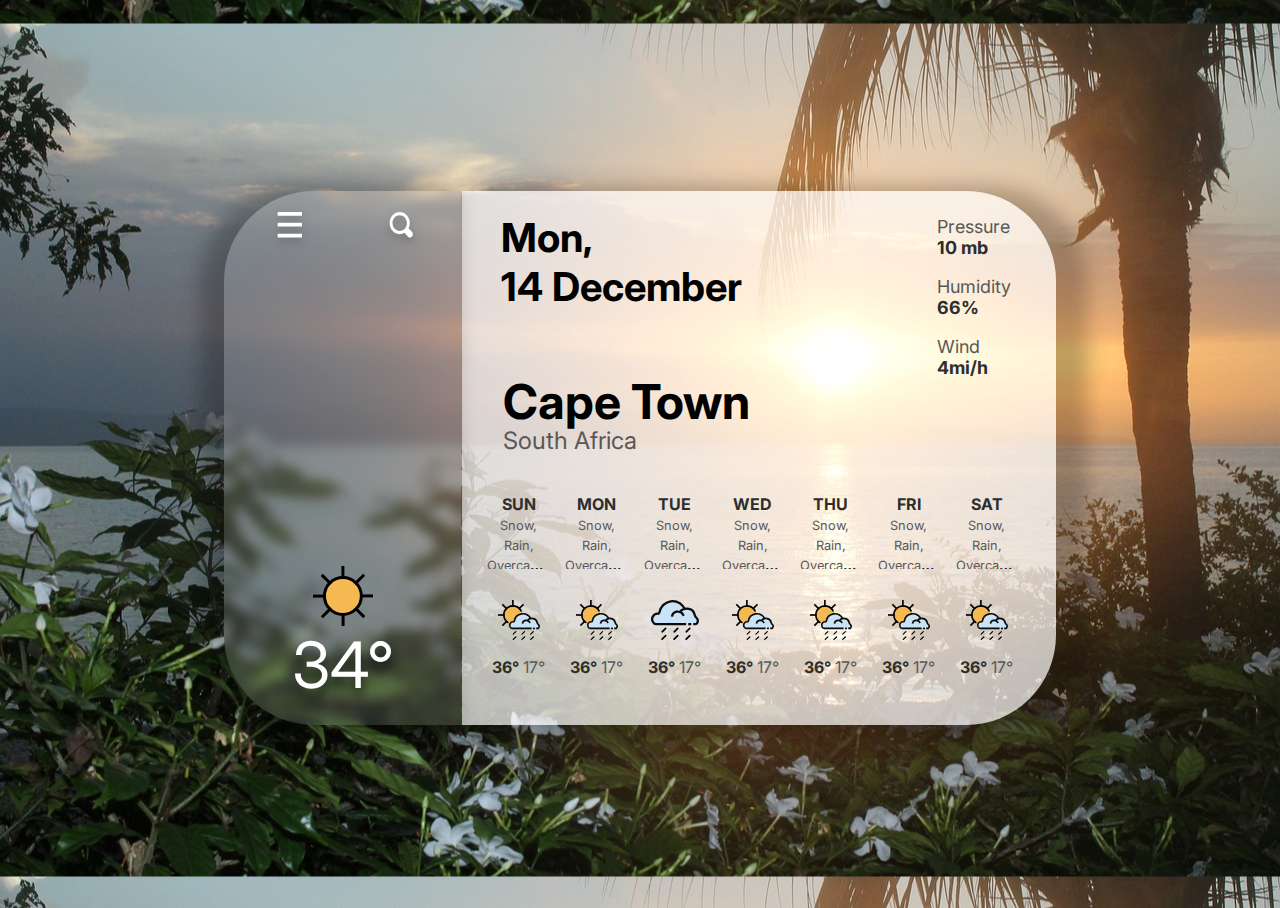
<file: index.html>
<!DOCTYPE html>
<html lang="en">
  <head>
    <meta charset="UTF-8" />
    <meta name="viewport" content="width=device-width, initial-scale=1.0" />
    <!--Switch to mobile view-->
    <link
      rel="alternate"
      media="screen and (min-width: 280px)"
      href="html/mobile.html"
    />
    <title>Weather App</title>
    <link rel="stylesheet" href="styles/style.css" />
    <script defer src="scripts/script.js"></script>
    <link rel="preconnect" href="https://fonts.googleapis.com" />
    <link rel="preconnect" href="https://fonts.gstatic.com" crossorigin />
    <link
      href="https://fonts.googleapis.com/css2?family=Inter&family=Roboto+Flex:opsz@8..144&display=swap"
      rel="stylesheet"
    />
  </head>
  <body>
    <div class="container">
      <div class="settings-form">
        <div class="settings-left">
          <div class="settings-left-container">
            <ul class="settings-selection">
              <li class="settings-item" id="general">
                <p>General</p>
              </li>
            </ul>
          </div>
        </div>
        <div class="settings-right">
          <div class="settings-right-container">
            <p>Change Measurement</p>
            <select name="units" id="units">
              <option value="Imperial">Imperial</option>
              <option value="Metric">Metric</option>
            </select>
            <p>Confirm?</p>
            <div class="svgs">
              <div class="checkmark">
                <svg
                  xmlns="http://www.w3.org/2000/svg"
                  width="28"
                  height="25"
                  viewBox="0 0 28 25"
                  fill="none"
                >
                  <path
                    d="M22.4183 0L20.0051 2.77451L10.2824 13.4872L7.44946 10.4815L4.93133 7.70698L0 13.1404L2.51813 15.9149L7.76423 21.6952L10.1774 24.4697L12.6956 21.6952L24.9365 8.20794L27.4546 5.43342L22.4183 0Z"
                    fill="black"
                    id="check"
                  />
                </svg>
              </div>
              <div class="closemark">
                <svg
                  xmlns="http://www.w3.org/2000/svg"
                  width="25"
                  height="25"
                  viewBox="0 0 25 25"
                  fill="none"
                >
                  <path
                    d="M4.44418 0L0 4.39525L2.26937 6.63963L7.87975 12.2818L2.26937 17.8304L0 19.9812L4.44418 24.47L6.71354 22.2256L12.4185 16.5835L18.0289 22.2256L20.2037 24.47L24.7424 19.9812L22.473 17.8304L16.7681 12.2818L22.473 6.63963L24.7424 4.39525L20.2037 0L18.0289 2.24438L12.4185 7.79299L6.71354 2.24438L4.44418 0Z"
                    fill="black"
                    id="close"
                  />
                </svg>
              </div>
            </div>
          </div>
        </div>
      </div>
      <div class="app">
        <div class="weatherapp-left closed">
          <div class="nav">
            <div class="hamburger-container">
              <svg
                xmlns="http://www.w3.org/2000/svg"
                width="30"
                height="30"
                viewBox="0 0 25 40"
                fill="none"
              >
                <path
                  d="M0 0V4.87805H33V0H0ZM0 14.4878V19.3659H33V14.4878H0ZM0 29.122V34H33V29.122H0Z"
                  fill="white"
                  class="hamburger"
                />
              </svg>
            </div>
            <div class="search-container">
              <div class="search-bar closed" id="search">
                <input
                  type="text"
                  id="search-bar"
                  placeholder="Enter a place here"
                />
              </div>
              <div class="search-icon">
                <svg
                  xmlns="http://www.w3.org/2000/svg"
                  width="30"
                  height="30"
                  viewBox="0 0 25 40"
                  fill="none"
                >
                  <path
                    d="M13.4408 0.0421187C6.02917 0.0421187 0 6.65475 0 14.7837C0 22.9126 6.02917 29.5252 13.4408 29.5252C15.7066 29.5252 17.9339 28.9355 19.8156 27.7983C19.9663 27.9973 20.1334 28.1806 20.3148 28.3459L24.1551 32.5577C24.5097 32.9954 24.9421 33.3489 25.4257 33.5966C25.9094 33.8443 26.4341 33.9809 26.9677 33.9981C27.5013 34.0154 28.0324 33.9128 28.5285 33.6967C29.0247 33.4807 29.4753 33.1557 29.8527 32.7417C30.2302 32.3277 30.5265 31.8335 30.7235 31.2894C30.9205 30.7452 31.014 30.1627 30.9983 29.5775C30.9826 28.9923 30.858 28.4168 30.6322 27.8863C30.4063 27.3558 30.084 26.8816 29.685 26.4927L25.8448 22.2808C25.6577 22.0755 25.4518 21.8921 25.2303 21.7332C26.2672 19.6694 26.92 17.2687 26.92 14.7415C26.92 6.61263 20.8909 0 13.4792 0L13.4408 0.0421187ZM13.4408 4.25399C18.7787 4.25399 23.0414 8.92916 23.0414 14.7837C23.0414 17.5635 22.1197 20.1327 20.5068 22.0281C20.4684 22.0702 20.43 22.1123 20.3916 22.1544C20.2103 22.3197 20.0431 22.503 19.8924 22.702C18.2027 24.3867 15.8986 25.3554 13.4024 25.3554C8.06449 25.3554 3.80183 20.6803 3.80183 14.8258C3.80183 8.97128 8.06449 4.29611 13.4024 4.29611L13.4408 4.25399Z"
                    fill="white"
                    class="search"
                  />
                </svg>
              </div>
              <div class="errorbox">
                <p>Error Cannot Query this location. Did you misspell it?</p>
              </div>
            </div>
          </div>
          <div class="outer-container">
            <div class="inner-container">
              <div class="svg">
                <img
                  height="60px"
                  src="icons/WeatherIcons/clear-day.svg"
                  alt=""
                  class="current-weatherimg"
                />
              </div>
              <div class="degree">
                <span class="temp"><span class="value">34</span>°</span>
              </div>
            </div>
          </div>
        </div>
        <div class="weatherapp-right">
          <div class="information">
            <div class="grid">
              <div class="date align">
                <p>Mon,<br />14 December</p>
              </div>
              <div class="info align">
                <p>
                  Pressure
                  <span class="air bold">10 mb</span>
                </p>
                <p>
                  Humidity
                  <span class="air bold">66%</span>
                </p>
                <p>
                  Wind
                  <span class="air bold"
                    ><span class="value">4</span
                    ><span class="unit">mi/h</span></span
                  >
                </p>
              </div>
            </div>
            <div class="place">
              <p id="city">Cape Town</p>
              <p id="country">South Africa</p>
            </div>
            <div class="days">
              <div class="sun day">
                <span id="fix" class="bold">SUN</span>
                <div class="statdiv">
                  <span class="status">Snow, Rain, Overcast,over yes</span>
                </div>
                <div class="sunsvg">
                  <img
                    height="40px"
                    class="weatherimg"
                    src="icons/WeatherIcons/showers-day.svg"
                  />
                </div>
                <p>
                  <span class="maxtemp bold"
                    ><span class="value-max">36</span>°
                  </span>
                  <span class="mintemp"
                    ><span class="value-min">17</span>°</span
                  >
                </p>
              </div>
              <div class="mon day">
                <span id="fix" class="bold">MON</span>
                <div class="statdiv">
                  <span class="status">Snow, Rain, Overcast,over yes</span>
                </div>
                <div class="sunsvg">
                  <img
                    height="40px"
                    class="weatherimg"
                    src="icons/WeatherIcons/showers-day.svg"
                  />
                </div>
                <p>
                  <span class="maxtemp bold"
                    ><span class="value-max">36</span>°
                  </span>
                  <span class="mintemp"
                    ><span class="value-min">17</span>°</span
                  >
                </p>
              </div>
              <div class="tue day">
                <span id="fix" class="bold">TUE</span>
                <div class="statdiv">
                  <span class="status">Snow, Rain, Overcast,over yes</span>
                </div>
                <div class="sunsvg">
                  <img
                    height="40px"
                    class="weatherimg"
                    src="icons/WeatherIcons/rain.svg"
                  />
                </div>
                <p>
                  <span class="maxtemp bold"
                    ><span class="value-max">36</span>°
                  </span>
                  <span class="mintemp"
                    ><span class="value-min">17</span>°</span
                  >
                </p>
              </div>
              <div class="wed day">
                <span id="fix" class="bold">WED</span>
                <div class="statdiv">
                  <span class="status">Snow, Rain, Overcast,over yes</span>
                </div>
                <div class="sunsvg">
                  <img
                    height="40px"
                    class="weatherimg"
                    src="icons/WeatherIcons/showers-day.svg"
                  />
                </div>
                <p>
                  <span class="maxtemp bold"
                    ><span class="value-max">36</span>°
                  </span>
                  <span class="mintemp"
                    ><span class="value-min">17</span>°</span
                  >
                </p>
              </div>
              <div class="thu day">
                <span id="fix" class="bold">THU</span>
                <div class="statdiv">
                  <span class="status">Snow, Rain, Overcast,over yes</span>
                </div>
                <div class="sunsvg">
                  <img
                    height="40px"
                    class="weatherimg"
                    src="icons/WeatherIcons/showers-day.svg"
                  />
                </div>
                <p>
                  <span class="maxtemp bold"
                    ><span class="value-max">36</span>°
                  </span>
                  <span class="mintemp"
                    ><span class="value-min">17</span>°</span
                  >
                </p>
              </div>
              <div class="fri day">
                <span id="fix" class="bold">FRI</span>
                <div class="statdiv">
                  <span class="status">Snow, Rain, Overcast,over yes</span>
                </div>
                <div class="sunsvg">
                  <img
                    height="40px"
                    class="weatherimg"
                    src="icons/WeatherIcons/showers-day.svg"
                  />
                </div>
                <p>
                  <span class="maxtemp bold"
                    ><span class="value-max">36</span>° </span
                  ><span class="mintemp"
                    ><span class="value-min">17</span>°</span
                  >
                </p>
              </div>
              <div class="sat day">
                <span id="fix" class="bold">SAT</span>
                <div class="statdiv">
                  <span class="status">Snow, Rain, Overcast,over yes</span>
                </div>
                <div class="sunsvg">
                  <img
                    height="40px"
                    class="weatherimg"
                    src="icons/WeatherIcons/showers-day.svg"
                  />
                </div>
                <p>
                  <span class="maxtemp bold"
                    ><span class="value-max">36</span>°
                  </span>
                  <span class="mintemp"
                    ><span class="value-min">17</span>°</span
                  >
                </p>
              </div>
            </div>
          </div>
        </div>
      </div>
    </div>
  </body>
</html>
</file>
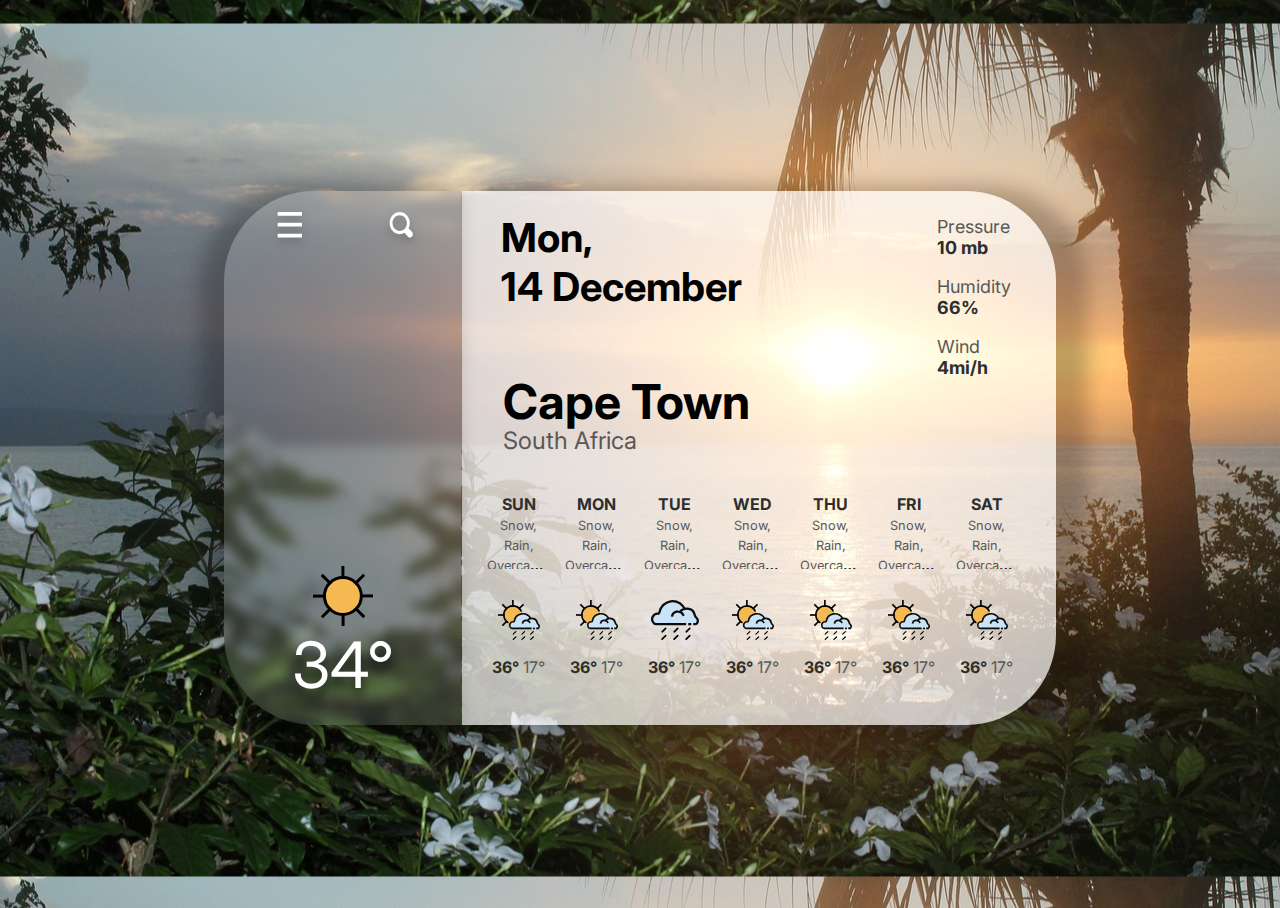
<file: html/mobile.html>
<!DOCTYPE html>
<html lang="en">
  <head>
    <meta charset="UTF-8" />
    <meta name="viewport" content="width=device-width, initial-scale=1.0" />
    <title>Document</title>
    <link rel="stylesheet" href="mobileStyles/styles.css" />
    <script defer src="mobileScripts/script.js"></script>
    <link rel="preconnect" href="https://fonts.googleapis.com" />
    <link rel="preconnect" href="https://fonts.gstatic.com" crossorigin />
    <link
      href="https://fonts.googleapis.com/css2?family=Inter&family=Roboto+Flex:opsz@8..144&display=swap"
      rel="stylesheet"
    />
  </head>
  <body>
    <div class="container">
      <div class="settings-form">
        <div class="settings-left">
          <div class="settings-left-container">
            <ul class="settings-selection">
              <li class="settings-item" id="general">
                <p>General</p>
              </li>
            </ul>
          </div>
        </div>
        <div class="settings-right">
          <div class="settings-right-container">
            <p>Change Measurement</p>
            <select name="units" id="units">
              <option value="Imperial">Imperial</option>
              <option value="Metric">Metric</option>
            </select>
            <p>Confirm?</p>
            <div class="svgs">
              <div class="checkmark">
                <svg
                  xmlns="http://www.w3.org/2000/svg"
                  width="28"
                  height="25"
                  viewBox="0 0 28 25"
                  fill="none"
                >
                  <path
                    d="M22.4183 0L20.0051 2.77451L10.2824 13.4872L7.44946 10.4815L4.93133 7.70698L0 13.1404L2.51813 15.9149L7.76423 21.6952L10.1774 24.4697L12.6956 21.6952L24.9365 8.20794L27.4546 5.43342L22.4183 0Z"
                    fill="black"
                    id="check"
                  />
                </svg>
              </div>
              <div class="closemark">
                <svg
                  xmlns="http://www.w3.org/2000/svg"
                  width="25"
                  height="25"
                  viewBox="0 0 25 25"
                  fill="none"
                >
                  <path
                    d="M4.44418 0L0 4.39525L2.26937 6.63963L7.87975 12.2818L2.26937 17.8304L0 19.9812L4.44418 24.47L6.71354 22.2256L12.4185 16.5835L18.0289 22.2256L20.2037 24.47L24.7424 19.9812L22.473 17.8304L16.7681 12.2818L22.473 6.63963L24.7424 4.39525L20.2037 0L18.0289 2.24438L12.4185 7.79299L6.71354 2.24438L4.44418 0Z"
                    fill="black"
                    id="close"
                  />
                </svg>
              </div>
            </div>
          </div>
        </div>
      </div>
      <div class="app">
        <div class="navbar">
          <div class="hamburger-container">
            <svg
              xmlns="http://www.w3.org/2000/svg"
              width="41"
              height="42"
              viewBox="0 0 25 40"
              fill="none"
            >
              <path
                d="M0 0V4.87805H33V0H0ZM0 14.4878V19.3659H33V14.4878H0ZM0 29.122V34H33V29.122H0Z"
                fill="white"
                class="hamburger"
              />
            </svg>
          </div>

          <div class="search-container">
            <div class="search-bar closed" id="search">
              <input
                type="text"
                id="search-bar"
                placeholder="Enter a place here"
              />
            </div>
            <div class="search-icon">
              <svg
                xmlns="http://www.w3.org/2000/svg"
                width="39"
                height="42"
                viewBox="0 0 25 40"
                fill="none"
              >
                <path
                  d="M13.4408 0.0421187C6.02917 0.0421187 0 6.65475 0 14.7837C0 22.9126 6.02917 29.5252 13.4408 29.5252C15.7066 29.5252 17.9339 28.9355 19.8156 27.7983C19.9663 27.9973 20.1334 28.1806 20.3148 28.3459L24.1551 32.5577C24.5097 32.9954 24.9421 33.3489 25.4257 33.5966C25.9094 33.8443 26.4341 33.9809 26.9677 33.9981C27.5013 34.0154 28.0324 33.9128 28.5285 33.6967C29.0247 33.4807 29.4753 33.1557 29.8527 32.7417C30.2302 32.3277 30.5265 31.8335 30.7235 31.2894C30.9205 30.7452 31.014 30.1627 30.9983 29.5775C30.9826 28.9923 30.858 28.4168 30.6322 27.8863C30.4063 27.3558 30.084 26.8816 29.685 26.4927L25.8448 22.2808C25.6577 22.0755 25.4518 21.8921 25.2303 21.7332C26.2672 19.6694 26.92 17.2687 26.92 14.7415C26.92 6.61263 20.8909 0 13.4792 0L13.4408 0.0421187ZM13.4408 4.25399C18.7787 4.25399 23.0414 8.92916 23.0414 14.7837C23.0414 17.5635 22.1197 20.1327 20.5068 22.0281C20.4684 22.0702 20.43 22.1123 20.3916 22.1544C20.2103 22.3197 20.0431 22.503 19.8924 22.702C18.2027 24.3867 15.8986 25.3554 13.4024 25.3554C8.06449 25.3554 3.80183 20.6803 3.80183 14.8258C3.80183 8.97128 8.06449 4.29611 13.4024 4.29611L13.4408 4.25399Z"
                  fill="white"
                  class="search"
                />
              </svg>
            </div>
          </div>
        </div>
        <div class="today">
          <div class="date">
            <p>In <span id="place">Delaware</span></p>
            <p>
              <span id="day">Mon,</span>
              <br />
              <span id="date">14</span>
              <span id="month">December</span>
            </p>
          </div>

          <div class="current">
            <span id="condition">Sunny</span>
            <br />
            <span class="value" id="temp">24</span>°<span id="meas">F</span
            ><br />
          </div>
        </div>

        <div class="days">
          <div class="sun day">
            <span id="fix" class="bold">SUN</span>
            <div class="statdiv">
              <span class="status">Snow, Rain, Overcast,over yes</span>
            </div>
            <div class="sunsvg">
              <img
                height="40px"
                class="weatherimg"
                src="WeatherIcons/showers-day.svg"
              />
            </div>
            <p>
              <span class="maxtemp bold"
                ><span class="value-max">36</span>°
              </span>
              <span class="mintemp"><span class="value-min">17</span>°</span>
            </p>
          </div>
          <div class="mon day">
            <span id="fix" class="bold">MON</span>
            <div class="statdiv">
              <span class="status">Snow, Rain, Overcast,over yes</span>
            </div>
            <div class="sunsvg">
              <img
                height="40px"
                class="weatherimg"
                src="WeatherIcons/showers-day.svg"
              />
            </div>
            <p>
              <span class="maxtemp bold"
                ><span class="value-max">36</span>°
              </span>
              <span class="mintemp"><span class="value-min">17</span>°</span>
            </p>
          </div>
          <div class="tue day">
            <span id="fix" class="bold">TUE</span>
            <div class="statdiv">
              <span class="status">Snow, Rain, Overcast,over yes</span>
            </div>
            <div class="sunsvg">
              <img
                height="40px"
                class="weatherimg"
                src="WeatherIcons/rain.svg"
              />
            </div>
            <p>
              <span class="maxtemp bold"
                ><span class="value-max">36</span>°
              </span>
              <span class="mintemp"><span class="value-min">17</span>°</span>
            </p>
          </div>
          <div class="wed day">
            <span id="fix" class="bold">WED</span>
            <div class="statdiv">
              <span class="status">Snow, Rain, Overcast,over yes</span>
            </div>
            <div class="sunsvg">
              <img
                height="40px"
                class="weatherimg"
                src="WeatherIcons/showers-day.svg"
              />
            </div>
            <p>
              <span class="maxtemp bold"
                ><span class="value-max">36</span>°
              </span>
              <span class="mintemp"><span class="value-min">17</span>°</span>
            </p>
          </div>
          <div class="thu day">
            <span id="fix" class="bold">THU</span>
            <div class="statdiv">
              <span class="status">Snow, Rain, Overcast,over yes</span>
            </div>
            <div class="sunsvg">
              <img
                height="40px"
                class="weatherimg"
                src="WeatherIcons/showers-day.svg"
              />
            </div>
            <p>
              <span class="maxtemp bold"
                ><span class="value-max">36</span>°
              </span>
              <span class="mintemp"><span class="value-min">17</span>°</span>
            </p>
          </div>
          <div class="fri day">
            <span id="fix" class="bold">FRI</span>
            <div class="statdiv">
              <span class="status">Snow, Rain, Overcast,over yes</span>
            </div>
            <div class="sunsvg">
              <img
                height="40px"
                class="weatherimg"
                src="WeatherIcons/showers-day.svg"
              />
            </div>
            <p>
              <span class="maxtemp bold"
                ><span class="value-max">36</span>° </span
              ><span class="mintemp"><span class="value-min">17</span>°</span>
            </p>
          </div>
          <div class="sat day">
            <span id="fix" class="bold">SAT</span>
            <div class="statdiv">
              <span class="status">Snow, Rain, Overcast,over yes</span>
            </div>
            <div class="sunsvg">
              <img
                height="40px"
                class="weatherimg"
                src="WeatherIcons/showers-day.svg"
              />
            </div>
            <p>
              <span class="maxtemp bold"
                ><span class="value-max">36</span>°
              </span>
              <span class="mintemp"><span class="value-min">17</span>°</span>
            </p>
          </div>
        </div>
        <div class="info">
          <p>
            Pressure
            <span class="air">10 mb</span>
          </p>
          <p>
            Humidity
            <span class="air">66%</span>
          </p>
          <p>
            Wind
            <span class="air">
              <span class="value">4</span>
              <span class="unit">mi/h</span>
            </span>
          </p>
        </div>
      </div>
    </div>

    <!--
<div class="settings-form">
      <div class="settings-left">
        <div class="settings-left-container">
          <ul class="settings-selection">
            <li class="settings-item" id="general">
              <p>General</p>
            </li>
          </ul>
        </div>
      </div>
      <div class="settings-right">
        <div class="settings-right-container">
          <p>Change Measurement</p>
          <select name="units" id="units">
            <option value="Imperial">Imperial</option>
            <option value="Metric">Metric</option>
          </select>
          <p>Confirm?</p>
          <div class="svgs">
            <div class="checkmark">
              <svg
                xmlns="http://www.w3.org/2000/svg"
                width="28"
                height="25"
                viewBox="0 0 28 25"
                fill="none"
              >
                <path
                  d="M22.4183 0L20.0051 2.77451L10.2824 13.4872L7.44946 10.4815L4.93133 7.70698L0 13.1404L2.51813 15.9149L7.76423 21.6952L10.1774 24.4697L12.6956 21.6952L24.9365 8.20794L27.4546 5.43342L22.4183 0Z"
                  fill="black"
                  id="check"
                />
              </svg>
            </div>
            <div class="closemark">
              <svg
                xmlns="http://www.w3.org/2000/svg"
                width="25"
                height="25"
                viewBox="0 0 25 25"
                fill="none"
              >
                <path
                  d="M4.44418 0L0 4.39525L2.26937 6.63963L7.87975 12.2818L2.26937 17.8304L0 19.9812L4.44418 24.47L6.71354 22.2256L12.4185 16.5835L18.0289 22.2256L20.2037 24.47L24.7424 19.9812L22.473 17.8304L16.7681 12.2818L22.473 6.63963L24.7424 4.39525L20.2037 0L18.0289 2.24438L12.4185 7.79299L6.71354 2.24438L4.44418 0Z"
                  fill="black"
                  id="close"
                />
              </svg>
            </div>
          </div>
        </div>
      </div>
    </div>
    -->
  </body>
</html>
</file>
<file: styles/style.css>
:root {
  --arrow-bg: rgba(83, 83, 83, 0.3);
  --arrow-icon: url(https://upload.wikimedia.org/wikipedia/commons/9/9d/Caret_down_font_awesome_whitevariation.svg);
  --option-bg: rgb(255, 255, 255);
  --select-bg: rgba(92, 92, 92, 0.2);
}

html,
body {
  height: 100%;
}

body {
  font-family: "Inter", sans-serif;
  display: flex;
  justify-content: center;
  background-position: center;
  background-color: #333333;
  overflow-y: hidden;
  overflow-x: hidden;
  position: unset;
}

/*Average Desktop*/
@media (min-width: 48em) {
  body {
    background: url("../images/clear.jpg"), lightgray 50% / cover no-repeat;
    background-position: center;
  }

  .container {
    background-color: transparent;
    margin: auto;
  }

  .settings-form {
    display: none;
    background-color: white;
    height: 30%;
    justify-content: center;
    box-shadow: -15px 3px 20px 9px rgba(0, 0, 0, 0.25);
  }

  .settings-left-container {
    padding: 10px;
  }

  .settings-selection {
    padding: 0;
    margin: 0;
    list-style-type: none;
  }

  .settings-item:hover {
    color: #585858;
    cursor: pointer;
  }

  .settings-right-container {
    border-left: 2px solid black;
    padding: 20px;
  }

  .checkmark:hover {
    cursor: pointer;
    #check {
      fill: green;
    }
  }

  .closemark:hover {
    cursor: pointer;
    #close {
      fill: red;
    }
  }

  .svgs {
    display: flex;
    justify-content: space-between;
    width: 30%;
  }

  .settings-right-container #units {
    /* Reset */
    appearance: none;
    border: 0;
    outline: 0;
    font: inherit;
    /* Personalize */
    width: 20rem;
    padding: 1rem 4rem 1rem 1rem;
    background: var(--arrow-icon) no-repeat right 0.8em center / 1.4em,
      linear-gradient(to left, var(--arrow-bg) 3em, var(--select-bg) 3em);
    color: black;
    border-radius: 0.25em;
    box-shadow: 0 0 1em 0 rgba(0, 0, 0, 0.2);
    cursor: pointer;
    /* Remove IE arrow */
    &::-ms-expand {
      display: none;
    }
    /* Remove focus outline */
    &:focus {
      outline: none;
    }
    /* <option> colors */
    option {
      color: inherit;
      background-color: var(--option-bg);
    }
  }

  .app {
    display: inline-flex;
    height: 100%;
    width: 100%;
    justify-content: center;
  }

  .weatherapp-left {
    border-radius: 90px 0px 0px 90px;
    background: rgba(217, 217, 217, 0.15);
    backdrop-filter: blur(6px);
    box-shadow: -15px 3px 20px 9px rgba(0, 0, 0, 0.25);
    height: 534px;
    flex-shrink: 0;
    width: 480px;

    transition-property: all;
    transition-duration: 1.5s;
    transition-timing-function: cubic-bezier(0.42, 0, 0.58, 1);
    max-width: 480px; /* approximate max width */
  }

  .weatherapp-left.closed {
    width: 237.438px;
    max-width: 237.438px;
  }

  .weatherapp-right {
    width: 593.604px;
    height: 534px;
    border-radius: 0px 90px 90px 0px;
    background: rgba(255, 255, 255, 0.7);
    box-shadow: 23px 4px 20px 9px rgba(0, 0, 0, 0.25);
    flex-shrink: 0;
  }

  .nav {
    margin: auto;
    display: flex;
    padding-top: 9%;
    justify-content: space-between;
    width: 60%;
    height: 50px;
  }

  .search-container {
    filter: drop-shadow(0px 4px 4px rgba(0, 0, 0, 0.25));
  }

  .hamburger-container {
    filter: drop-shadow(0px 4px 4px rgba(0, 0, 0, 0.25));
  }

  .search-icon:hover,
  .hamburger-container:hover {
    .search,
    .hamburger {
      fill: #585858;
    }
    cursor: pointer;
  }

  .search-bar {
    display: inline-block;
    transition-property: all;
    transition-duration: 1.5s;
    transition-timing-function: cubic-bezier(0.42, 0, 0.58, 1);
    display: inline-block;
    overflow-x: hidden;
    /* Put to exact value of search bar or the animation will take a while to close.*/
    max-width: 200px; /* approximate max width */
  }

  .search-icon {
    display: inline-block;
  }

  #search-bar {
    width: 200px;
    max-width: 200px;
    background-color: transparent;
    font-size: 1em;
    padding: 0 0 0.3em 0.62em;
    border: none;
    border-bottom: 2px solid #585858;
    outline: none;
    color: white;
  }
  #search-bar::placeholder {
    color: white;
    opacity: 1; /* Firefox*/
  }

  #search-bar::-webkit-input-placeholder {
    color: white;
  }

  #search-bar:active,
  #search-bar:hover {
    border-color: #333333;
  }

  .search-bar.closed {
    max-width: 0;
  }

  .outer-container {
    display: flex;
    justify-content: center;
    height: 90%;
  }

  .inner-container {
    align-self: flex-end;
    padding-bottom: 40px;
  }

  .temp {
    color: white;
    color: #fff;
    text-shadow: 0px 10px 10px rgba(0, 0, 0, 0.5);
    font-size: 4em;
    font-style: normal;
    font-weight: 400;
    line-height: normal;
    text-align: center;
  }

  .grid {
    margin-top: -3%;
    display: grid;
    grid-template-columns: 50% 15%;
    grid-gap: 30%;
  }

  .info {
    padding-top: 28%;
  }

  .info p {
    color: #585858;
    font-family: Inter;
    font-size: 18px;
    font-style: normal;
    font-weight: 400;
    line-height: normal;
  }

  .bold {
    color: #2d2d2d;
    font-weight: 700;
  }

  .date {
    padding-left: 13%;
    padding-top: 0;
  }

  .date p {
    color: #000;
    font-family: Inter;
    font-size: 40px;
    font-style: normal;
    font-weight: 700;
    line-height: normal;
  }

  .place {
    padding-left: 7%;
  }

  .place #city {
    margin-top: 1%;
    flex-shrink: 0;
    color: #000;
    font-family: Inter;
    font-size: 3em;
    font-style: normal;
    font-weight: 700;
    line-height: 0%;
  }

  .place #country {
    margin-top: -1.5%;
    flex-shrink: 0;
    color: #585858;
    font-family: Inter;
    font-size: 1.5em;
    font-style: normal;
    font-weight: 400;
    line-height: 0%;
  }

  .place #region {
    flex-shrink: 0;
    color: #585858;
    font-family: Inter;
    padding-bottom: 15px;
    font-size: 32px;
    font-style: normal;
    font-weight: 400;
    line-height: 0%;
  }

  #cloud {
    height: 1.5em;
    padding-bottom: 7px;
    margin-bottom: 6px;
  }

  .days {
    margin-top: 7%;
    margin-left: 3%;
    display: flex;
    justify-content: space-between;
    width: 92%;
  }

  #fix {
    display: block;
  }

  .day {
    display: table;
    padding-top: 2%;
    text-align: center;
    width: 100px;
    min-height: 12em;
    height: 203.49px;
    max-height: 12em;
  }

  .day p {
    color: #585858;
  }

  .day p,
  img {
    display: table-row;
    margin: auto;
    text-align: center;
  }

  .status {
    color: #585858;
    font-size: 0.8em;
  }

  .sunsvg {
    display: table-row;
    margin: auto;
  }

  .statdiv {
    margin: auto;
    width: 62.53px;
    max-width: 62.53px;
    overflow-y: hidden;
    overflow-x: hidden;
    text-overflow: ellipsis;
    height: 54.67px;
    max-height: 54.67px;
  }

  .errorbox {
    display: none;
    color: red;
  }
}

/*Bigger Desktop*/
@media (min-width: 160em) {
  body {
    background: url("../images/clearBig.jpg"), lightgray 50% / cover no-repeat;
    background-position: center;
  }
}
</file>
<file: html/mobileStyles/styles.css>
/*----------MOBILE---------*/
:root {
  --arrow-bg: rgba(83, 83, 83, 0.3);
  --arrow-icon: url(https://upload.wikimedia.org/wikipedia/commons/9/9d/Caret_down_font_awesome_whitevariation.svg);
  --option-bg: rgb(255, 255, 255);
  --select-bg: rgba(92, 92, 92, 0.2);
}

html,
body {
  height: 100%;
}

body {
  font-family: "Inter", sans-serif;
  background: url("../../images/Mobile/clear.jpg"),
    lightgray 50% / cover no-repeat;
  background-position: center;
  background-color: #333333;
  overflow-y: hidden;
}

.container {
  background-color: transparent;
  margin: auto;
}

/*-------------SETTINGS----------------*/
.settings-form {
  display: none;
  margin-left: 6%;
  margin-top: 50%;
  background-color: white;
  height: 30%;
  justify-content: center;
  box-shadow: -15px 3px 20px 9px rgba(0, 0, 0, 0.25);
}

.settings-left-container {
  padding: 10px;
}

.settings-selection {
  padding: 0;
  margin: 0;
  list-style-type: none;
}

.settings-item:hover {
  color: #585858;
  cursor: pointer;
}

.settings-right-container {
  border-left: 2px solid black;
  padding: 20px;
}

.checkmark:hover {
  cursor: pointer;
  #check {
    fill: green;
  }
}

.closemark:hover {
  cursor: pointer;
  #close {
    fill: red;
  }
}

.svgs {
  display: flex;
  justify-content: space-between;
  width: 30%;
}

.settings-right-container #units {
  /* Reset */
  appearance: none;
  border: 0;
  outline: 0;
  font: inherit;
  /* Personalize */
  width: 15rem;
  padding: 1rem 4rem 1rem 1rem;
  background: var(--arrow-icon) no-repeat right 0.8em center / 1.4em,
    linear-gradient(to left, var(--arrow-bg) 3em, var(--select-bg) 3em);
  color: black;
  border-radius: 0.25em;
  box-shadow: 0 0 1em 0 rgba(0, 0, 0, 0.2);
  cursor: pointer;
  /* Remove IE arrow */
  &::-ms-expand {
    display: none;
  }
  /* Remove focus outline */
  &:focus {
    outline: none;
  }
  /* <option> colors */
  option {
    color: inherit;
    background-color: var(--option-bg);
  }
}
/*-------------END OF SETTINGS-------------*/


.app {
  display: block;
  background: rgba(217, 217, 217, 0.15);
  backdrop-filter: blur(3.5px);
  height: 96vh;
  border-radius: 5px;
  background: rgba(217, 217, 217, 0.15);
  box-shadow: 0px 4px 15px 7px rgba(0, 0, 0, 0.5);
  backdrop-filter: blur(3.5px);
}

.uparrow, .downarrow {
  display: inline;
}

.navbar {
  display: flex;
  justify-content: space-between;
  margin: 5px;
  padding-top: 10px;
}

.search-container {
  filter: drop-shadow(0px 4px 4px rgba(0, 0, 0, 0.25));
}

.hamburger-container {
  filter: drop-shadow(0px 4px 4px rgba(0, 0, 0, 0.25));
}

.search-icon:active,
.hamburger-container:active {
  .search,
  .hamburger {
    fill: #585858;
  }
}

.search-icon:hover,
  .hamburger-container:hover {
    .search,
    .hamburger {
      fill: #585858;
    }
    cursor: pointer;
  }

  .search-bar {
    display: inline-block;
    transition-property: all;
    transition-duration: 1.5s;
    transition-timing-function: cubic-bezier(0.42, 0, 0.58, 1);
    display: inline-block;
    overflow-x: hidden;
    /* Put to exact value of search bar or the animation will take a while to close.*/
    max-width: 200px; /* approximate max width */
  }

  .search-icon {
    display: inline-block;
  }

  #search-bar {
    width: 200px;
    max-width: 200px;
    background-color: transparent;
    font-size: 1em;
    padding: 0 0 0.3em 0.62em;
    border: none;
    border-bottom: 2px solid #585858;
    outline: none;
    color: #a3a3a3;
  }
  #search-bar::placeholder {
    color: #a3a3a3;
    opacity: 1; /* Firefox*/
  }

  #search-bar::-webkit-input-placeholder {
    color: #a3a3a3;
  }

  #search-bar:active,
  #search-bar:hover {
    border-color: #333333;
  }

  .search-bar.closed {
    max-width: 0;
  }


.today {
  display: flex;
  align-items: center;
  flex-direction: column;
}

.date {
  margin: auto;
  margin-bottom: 5%;
  font-size: 32px;
}

.current {
  margin-bottom: 10%;
  font-size: 32px;
}

.current #temp {
  font-style: normal;
  font-weight: 700;
  line-height: normal;
}

.days {
  display: flex;
  align-items: center;
  margin: 2rem 0;
  padding: 0 1rem;
  justify-content: space-between;
  overflow-x: scroll;
  border-top: #333333 solid 2px;
  border-bottom: #333333 solid 2px;
}

.day {
  display: table;
  padding-top: 2%;
  text-align: center;
  width: 70px;
  margin-right: 10%;
  background-color: transparent;
}

.day p,
img {
  display: table-row;
  margin: auto;
  text-align: center;
}

.status {
  color: #000;
  font-size: 0.8em;
}

.current #condition {
  font-weight: bold;
}

#value-max {
  color: #000;
  font-weight: bold;
}

.value-max {
  color: #000;
  font-weight: bold;
}

.info {
  margin-left: 20px;
}

.info p {
  color: #000000;
}

.info .air {
  color: #000;
  font-weight: bold;
}
.sunsvg {
  display: table-row;
  margin: auto;
}

.statdiv {
  margin: auto;
  width: 110px;
  max-width: 110px;
  overflow-y: hidden;
  overflow-x: hidden;
  text-overflow: ellipsis;
  height: 54.67px;
  max-height: 54.67px;
}

/*--------------END OF MOBILE------------*/
</file>
